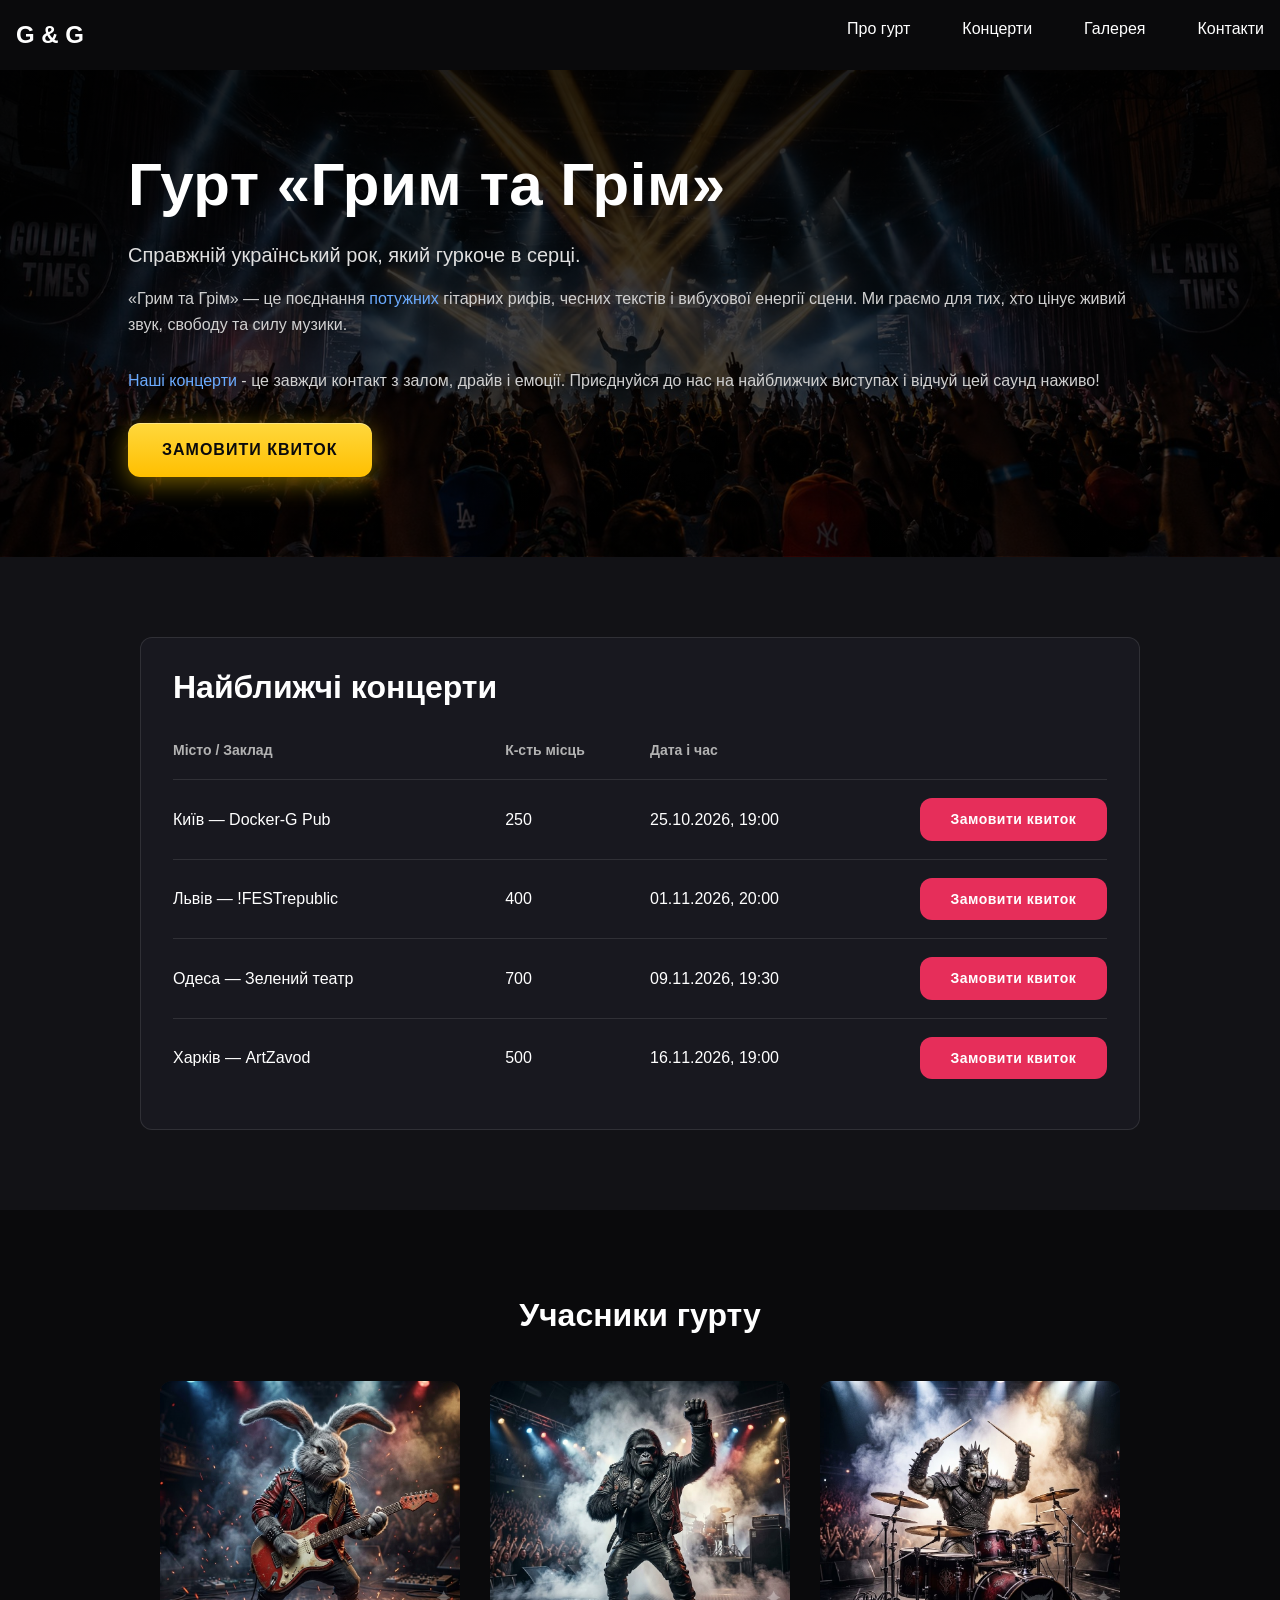
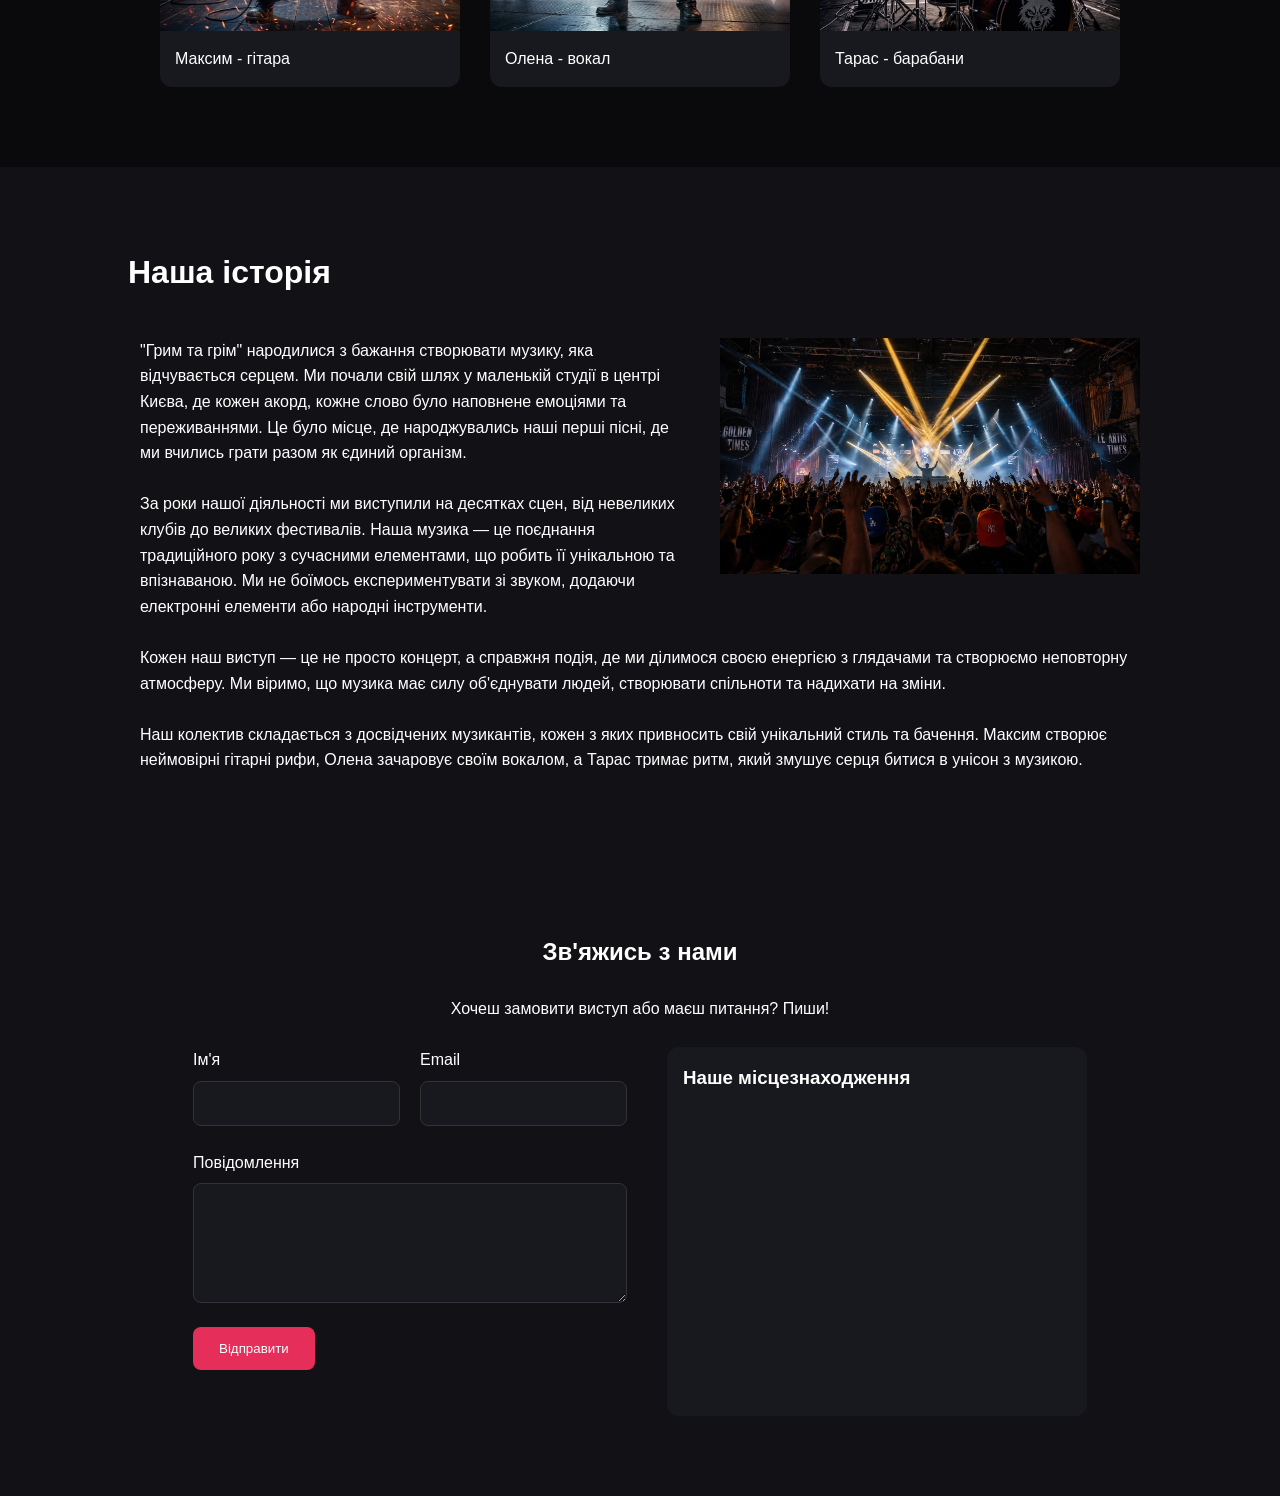
<file: index.html>
<!doctype html>
<html lang="uk">
  <head>
    <meta charset="UTF-8" />
    <meta name="viewport" content="width=device-width, initial-scale=1.0" />
    <title>G & G</title>
    <link rel="stylesheet" href="css/main.css" />
    <script src="js/menu.js" defer></script>
    <script src="js/gallery.js" defer></script>
  </head>
  <body>
    <header>
      <nav>
        <a href="#hero" class="logo">G & G</a>

        <button
          class="menu-toggle"
          type="button"
          aria-expanded="false"
          aria-controls="site-menu"
          aria-label="Меню"
        >
          <span></span>
          <span></span>
          <span></span>
        </button>

        <div class="menu-panel" id="site-menu">
          <ul>
            <li><a href="#hero">Про гурт</a></li>
            <li><a href="#schedule">Концерти</a></li>
            <li><a href="#members">Галерея</a></li>
            <li><a href="#contacts">Контакти</a></li>
          </ul>
        </div>
      </nav>
    </header>
    <section id="hero">
      <div class="hero-content">
        <h1>Гурт «Грим та Грім»</h1>
        <p class="hero-subtitle">
          Справжній український рок, який гуркоче в серці.
        </p>

        <p class="hero-description">
          «Грим та Грім» — це поєднання
          <span class="hero-accent">потужних</span> гітарних рифів, чесних
          текстів і вибухової енергії сцени. Ми граємо для тих, хто цінує живий
          звук, свободу та силу музики.
        </p>
        <p class="hero-description">
          <span class="hero-accent">Наші концерти</span> - це завжди контакт з
          залом, драйв і емоції. Приєднуйся до нас на найближчих виступах і
          відчуй цей саунд наживо!
        </p>
        <a href="#schedule" class="btn-primary">ЗАМОВИТИ КВИТОК</a>
      </div>
    </section>
    <section id="schedule">
      <div class="schedule-container">
        <h2 class="section-title">Найближчі концерти</h2>

        <div class="schedule-header">
          <div>Місто / Заклад</div>
          <div>К-сть місць</div>
          <div>Дата і час</div>
          <div></div>
        </div>

        <div class="schedule-row">
          <div class="schedule-cell city">Київ — Docker-G Pub</div>
          <div class="schedule-cell seats" data-label="К-сть місць">250</div>
          <div class="schedule-cell date" data-label="Дата і час">
            25.10.2026, 19:00
          </div>
          <div class="schedule-cell action">
            <a href="tickets.html?event=kyiv" class="btn-ticket"
              >Замовити квиток</a
            >
          </div>
        </div>

        <div class="schedule-row">
          <div class="schedule-cell city">Львів — !FESTrepublic</div>
          <div class="schedule-cell seats" data-label="К-сть місць">400</div>
          <div class="schedule-cell date" data-label="Дата і час">
            01.11.2026, 20:00
          </div>
          <div class="schedule-cell action">
            <a href="tickets.html?event=lviv" class="btn-ticket"
              >Замовити квиток</a
            >
          </div>
        </div>

        <div class="schedule-row">
          <div class="schedule-cell city">Одеса — Зелений театр</div>
          <div class="schedule-cell seats" data-label="К-сть місць">700</div>
          <div class="schedule-cell date" data-label="Дата і час">
            09.11.2026, 19:30
          </div>
          <div class="schedule-cell action">
            <a href="tickets.html?event=odesa" class="btn-ticket"
              >Замовити квиток</a
            >
          </div>
        </div>

        <div class="schedule-row">
          <div class="schedule-cell city">Харків — ArtZavod</div>
          <div class="schedule-cell seats" data-label="К-сть місць">500</div>
          <div class="schedule-cell date" data-label="Дата і час">
            16.11.2026, 19:00
          </div>
          <div class="schedule-cell action">
            <a href="tickets.html?event=kharkiv" class="btn-ticket"
              >Замовити квиток</a
            >
          </div>
        </div>
      </div>
    </section>
    <section id="members">
      <h2 class="section-title">Учасники гурту</h2>

      <div class="members-container">
        <input type="radio" name="member" id="close-all" hidden checked />

        <input
          type="radio"
          name="member"
          id="member-1"
          class="member-toggle"
          hidden
        />

        <label class="member-card" for="member-1" role="button" tabindex="0">
          <figure>
            <div class="img-wrapper">
              <img
                src="img/member-1.jpeg"
                alt="Максим — гітара"
                class="member-img"
              />
            </div>

            <figcaption class="member-info">
              <p>Максим - гітара</p>

              <p class="expanded-text">
                Максим грає на гітарі вже понад 10 років. Його вибухові
                соло-партії та важкі рифи формують фірмове звучання гурту.
              </p>
            </figcaption>
          </figure>
        </label>

        <label class="modal-backdrop backdrop-1" for="close-all"></label>

        <input
          type="radio"
          name="member"
          id="member-2"
          class="member-toggle"
          hidden
        />

        <label class="member-card" for="member-2" role="button" tabindex="0">
          <figure>
            <div class="img-wrapper">
              <img
                src="img/member-2.jpeg"
                alt="Олена - вокал"
                class="member-img"
              />
            </div>

            <figcaption class="member-info">
              <p>Олена - вокал</p>

              <p class="expanded-text">
                Олена - голос і душа колективу. Її вокал легко переходить від
                ніжних етно-мотивів до потужного рокового драйву.
              </p>
            </figcaption>
          </figure>
        </label>

        <label class="modal-backdrop backdrop-2" for="close-all"></label>

        <input
          type="radio"
          name="member"
          id="member-3"
          class="member-toggle"
          hidden
        />

        <label class="member-card" for="member-3" role="button" tabindex="0">
          <figure>
            <div class="img-wrapper">
              <img
                src="img/member-3.jpeg"
                alt="Тарас - барабани"
                class="member-img"
              />
            </div>

            <figcaption class="member-info">
              <p>Тарас - барабани</p>

              <p class="expanded-text">
                Тарас відповідає за ритмічне серце гурту. Його енергія за
                барабанною установкою заряджає кожен концерт.
              </p>
            </figcaption>
          </figure>
        </label>

        <label class="modal-backdrop backdrop-3" for="close-all"></label>

        <!-- Modal prev/next chevrons: each label re-checks the neighbouring
             member's radio, so the enlarged view swaps with no JS. They must
             stay after every radio input so the ~ selectors in members.css
             can reveal the pair belonging to the open member. -->
        <label
          class="modal-nav modal-prev nav-1"
          for="member-3"
          aria-label="Попереднє фото"
          role="button"
          tabindex="0"
        >
          <svg viewBox="0 0 24 24" aria-hidden="true">
            <polyline points="15 18 9 12 15 6" />
          </svg>
        </label>
        <label
          class="modal-nav modal-next nav-1"
          for="member-2"
          aria-label="Наступне фото"
          role="button"
          tabindex="0"
        >
          <svg viewBox="0 0 24 24" aria-hidden="true">
            <polyline points="9 18 15 12 9 6" />
          </svg>
        </label>

        <label
          class="modal-nav modal-prev nav-2"
          for="member-1"
          aria-label="Попереднє фото"
          role="button"
          tabindex="0"
        >
          <svg viewBox="0 0 24 24" aria-hidden="true">
            <polyline points="15 18 9 12 15 6" />
          </svg>
        </label>
        <label
          class="modal-nav modal-next nav-2"
          for="member-3"
          aria-label="Наступне фото"
          role="button"
          tabindex="0"
        >
          <svg viewBox="0 0 24 24" aria-hidden="true">
            <polyline points="9 18 15 12 9 6" />
          </svg>
        </label>

        <label
          class="modal-nav modal-prev nav-3"
          for="member-2"
          aria-label="Попереднє фото"
          role="button"
          tabindex="0"
        >
          <svg viewBox="0 0 24 24" aria-hidden="true">
            <polyline points="15 18 9 12 15 6" />
          </svg>
        </label>
        <label
          class="modal-nav modal-next nav-3"
          for="member-1"
          aria-label="Наступне фото"
          role="button"
          tabindex="0"
        >
          <svg viewBox="0 0 24 24" aria-hidden="true">
            <polyline points="9 18 15 12 9 6" />
          </svg>
        </label>
      </div>
    </section>
    <section id="history">
      <h2 class="section-title">Наша історія</h2>

      <div class="history-content">
        <img src="img/hero-bg.jpg" alt="Concert photo" />
        <p>
          "Грим та грім" народилися з бажання створювати музику, яка
          відчувається серцем. Ми почали свій шлях у маленькій студії в центрі
          Києва, де кожен акорд, кожне слово було наповнене емоціями та
          переживаннями. Це було місце, де народжувались наші перші пісні, де ми
          вчились грати разом як єдиний організм.
        </p>
        <br />
        <p>
          За роки нашої діяльності ми виступили на десятках сцен, від невеликих
          клубів до великих фестивалів. Наша музика — це поєднання традиційного
          року з сучасними елементами, що робить її унікальною та впізнаваною.
          Ми не боїмось експериментувати зі звуком, додаючи електронні елементи
          або народні інструменти.
        </p>
        <br />
        <p>
          Кожен наш виступ — це не просто концерт, а справжня подія, де ми
          ділимося своєю енергією з глядачами та створюємо неповторну атмосферу.
          Ми віримо, що музика має силу об'єднувати людей, створювати спільноти
          та надихати на зміни.
        </p>
        <br />
        <p>
          Наш колектив складається з досвідчених музикантів, кожен з яких
          привносить свій унікальний стиль та бачення. Максим створює неймовірні
          гітарні рифи, Олена зачаровує своїм вокалом, а Тарас тримає ритм, який
          змушує серця битися в унісон з музикою.
        </p>
      </div>
    </section>
    <section id="contacts">
      <h2>Зв'яжись з нами</h2>
      <p class="subtitle">Хочеш замовити виступ або маєш питання? Пиши!</p>

      <div class="contacts-content">
        <form class="contact-form">
          <div class="row">
            <div class="field">
              <label>Ім'я</label>
              <input type="text" />
            </div>

            <div class="field">
              <label>Email</label>
              <input type="email" />
            </div>
          </div>

          <div class="field">
            <label>Повідомлення</label>
            <textarea></textarea>
          </div>

          <button>Відправити</button>
        </form>

        <div class="map">
          <h3>Наше місцезнаходження</h3>

          <iframe
            src="https://www.google.com/maps/embed?pb=!1m18!1m12!1m3!1d1270.7025842408598!2d30.521919474275144!3d50.43355336899159!2m3!1f0!2f0!3f0!3m2!1i1024!2i768!4f13.1!3m3!1m2!1s0x40d4cf02b2b3a94f%3A0x783fe299564db0c2!2s!5e0!3m2!1sen!2sua!4v1783678780415!5m2!1sen!2sua"
            loading="lazy"
            referrerpolicy="strict-origin-when-cross-origin"
          ></iframe>
        </div>
      </div>
    </section>
    <footer></footer>
  </body>
</html>
</file>
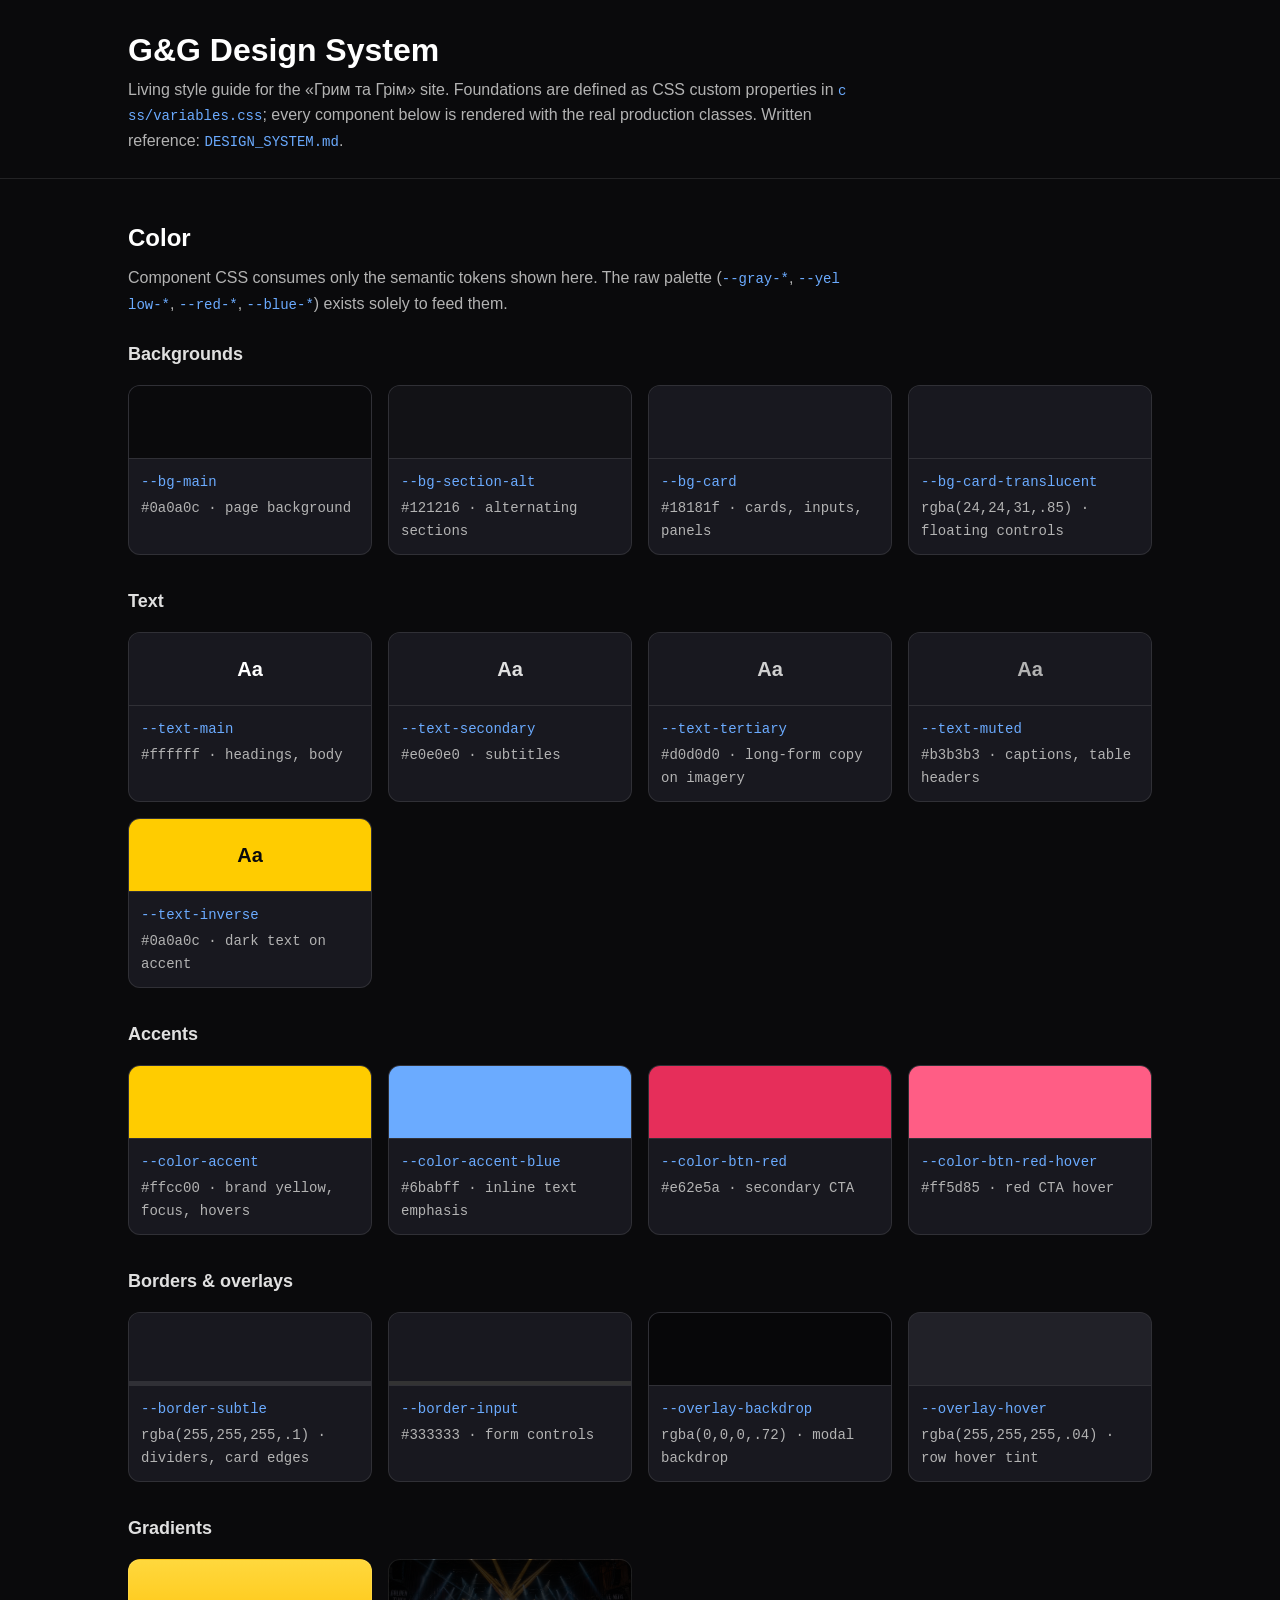
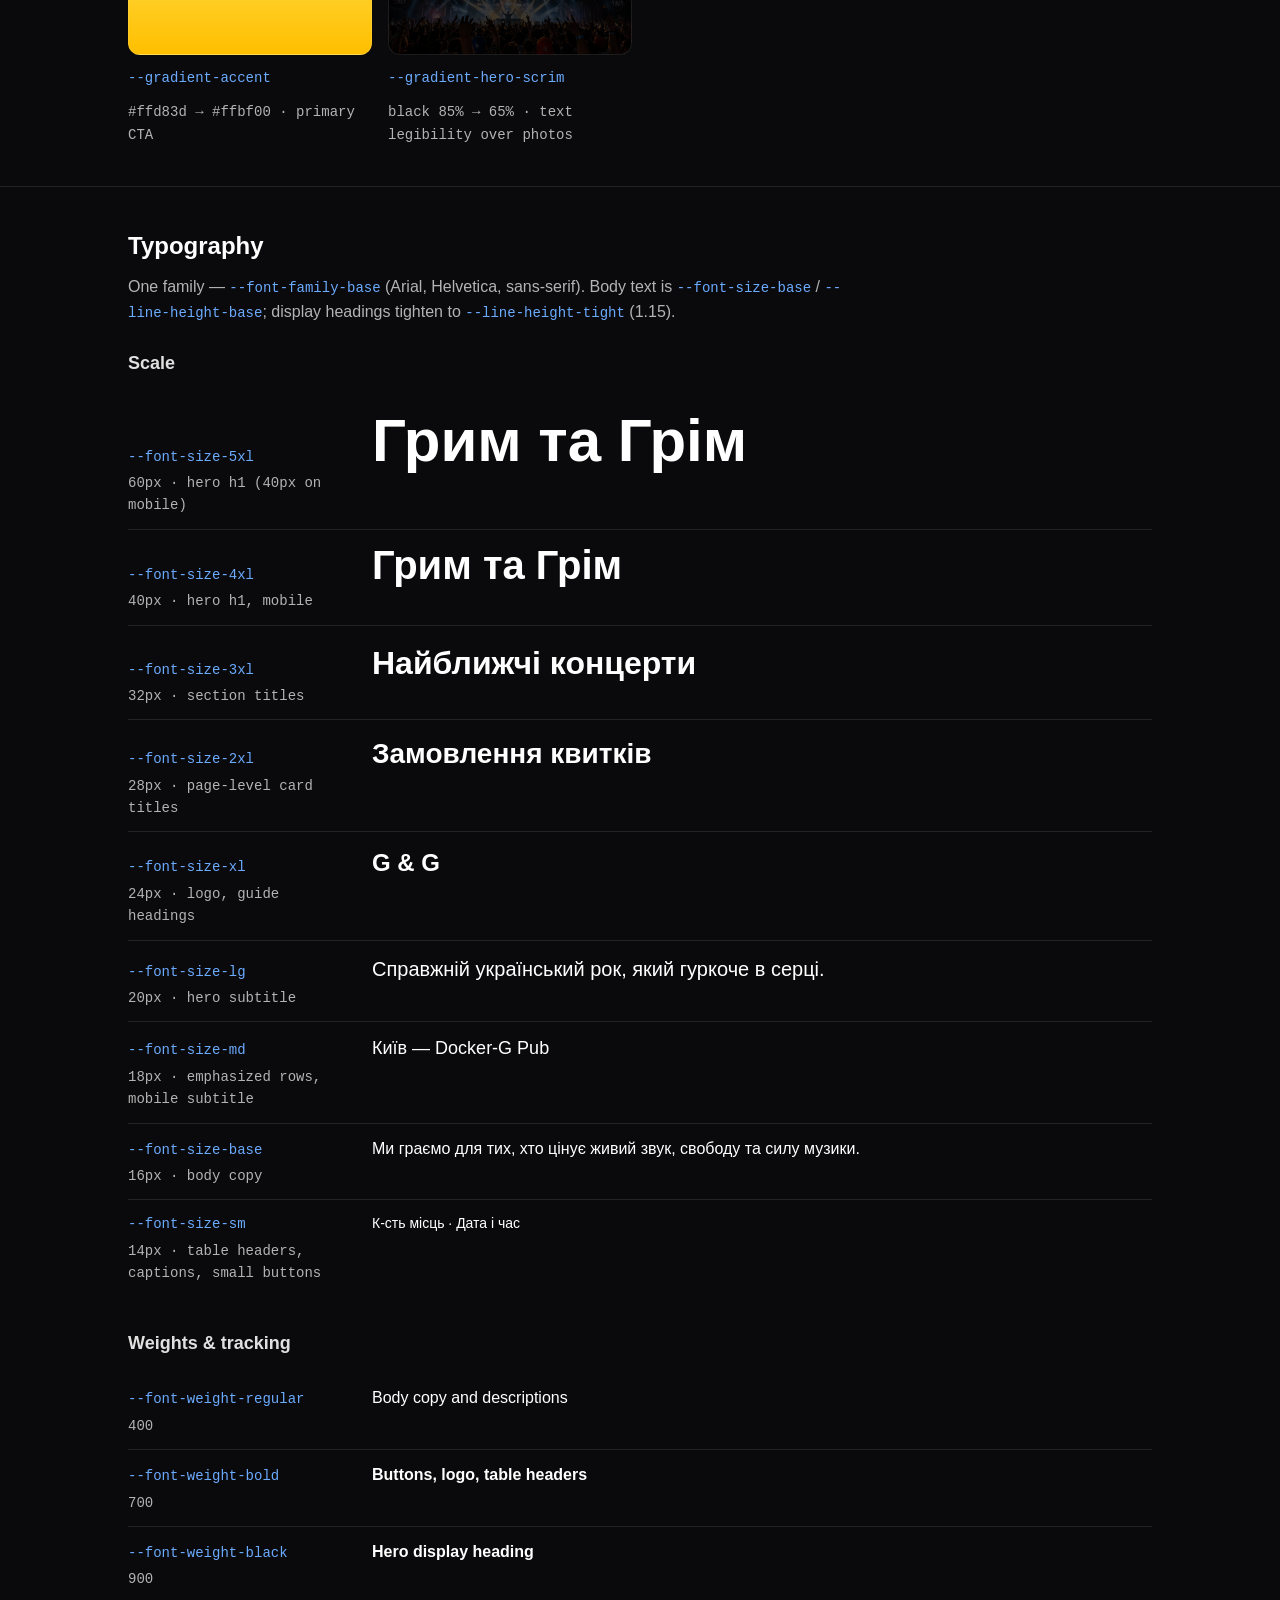
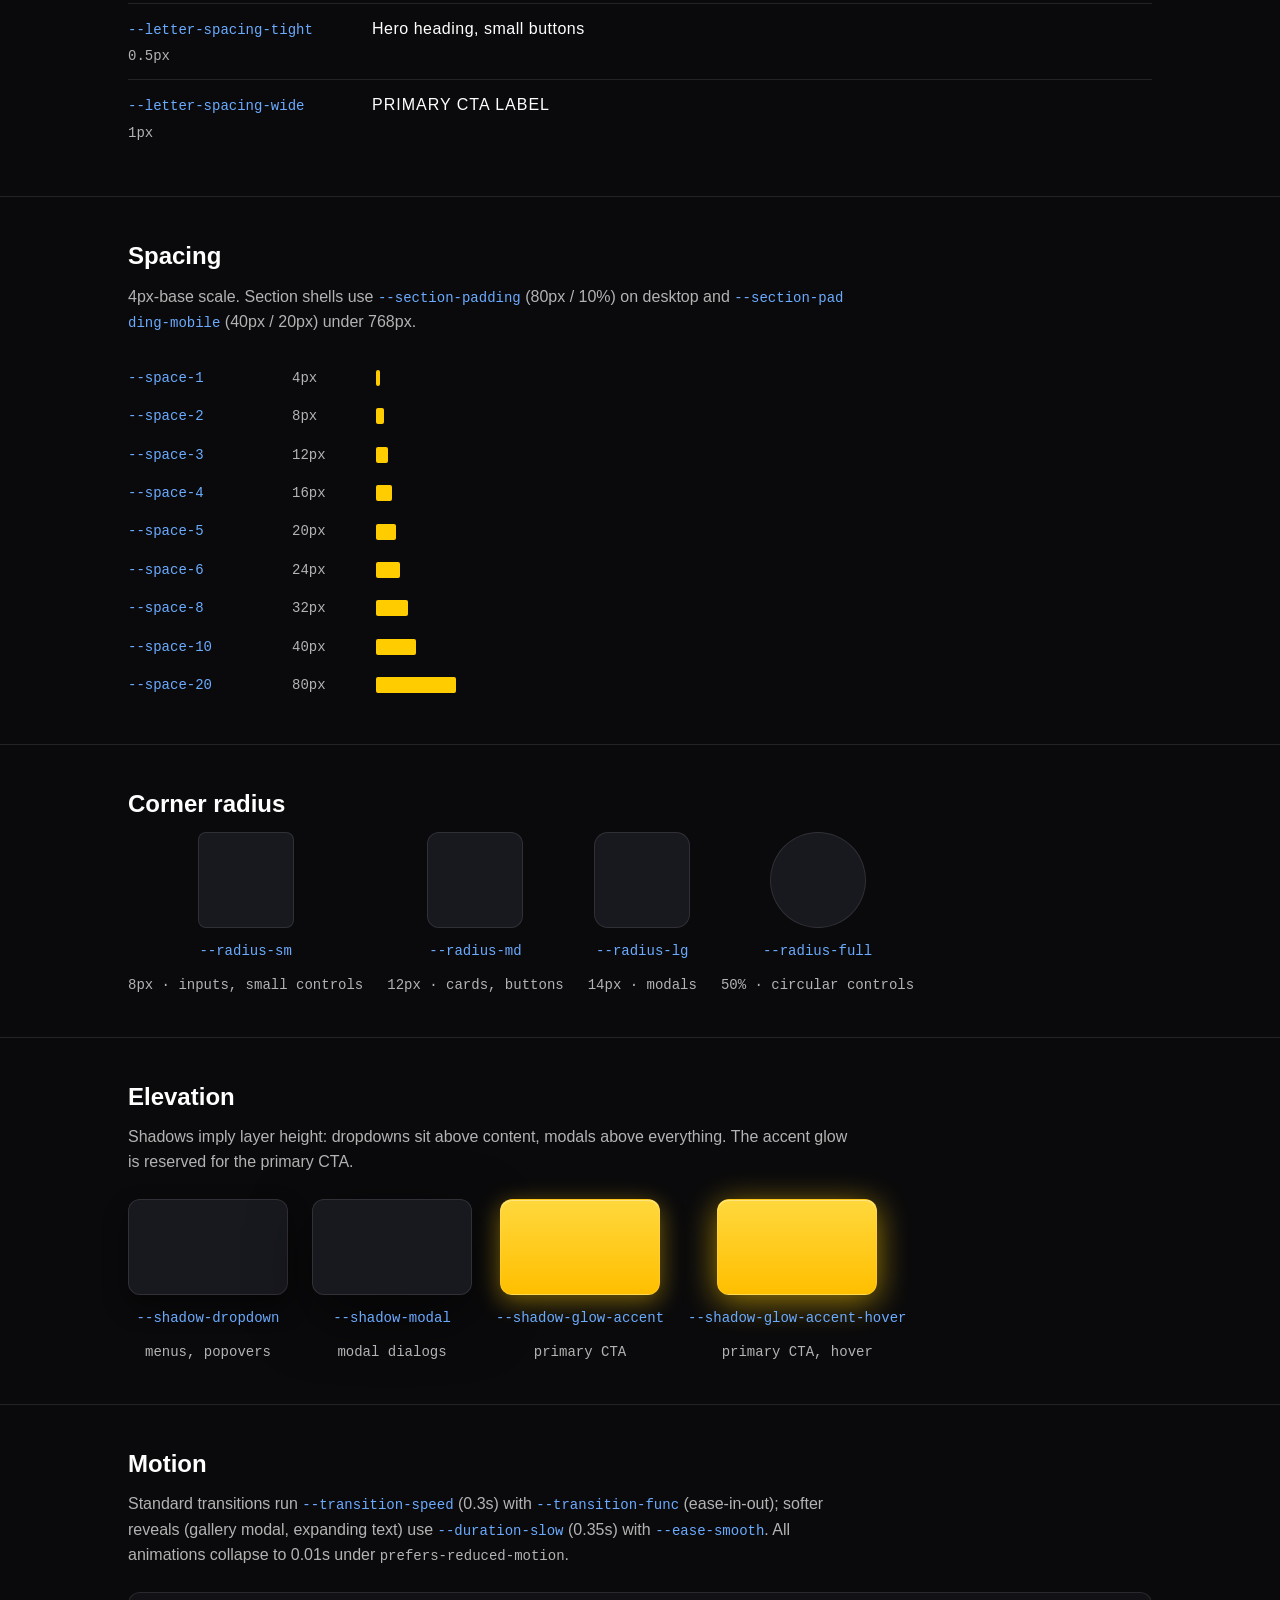
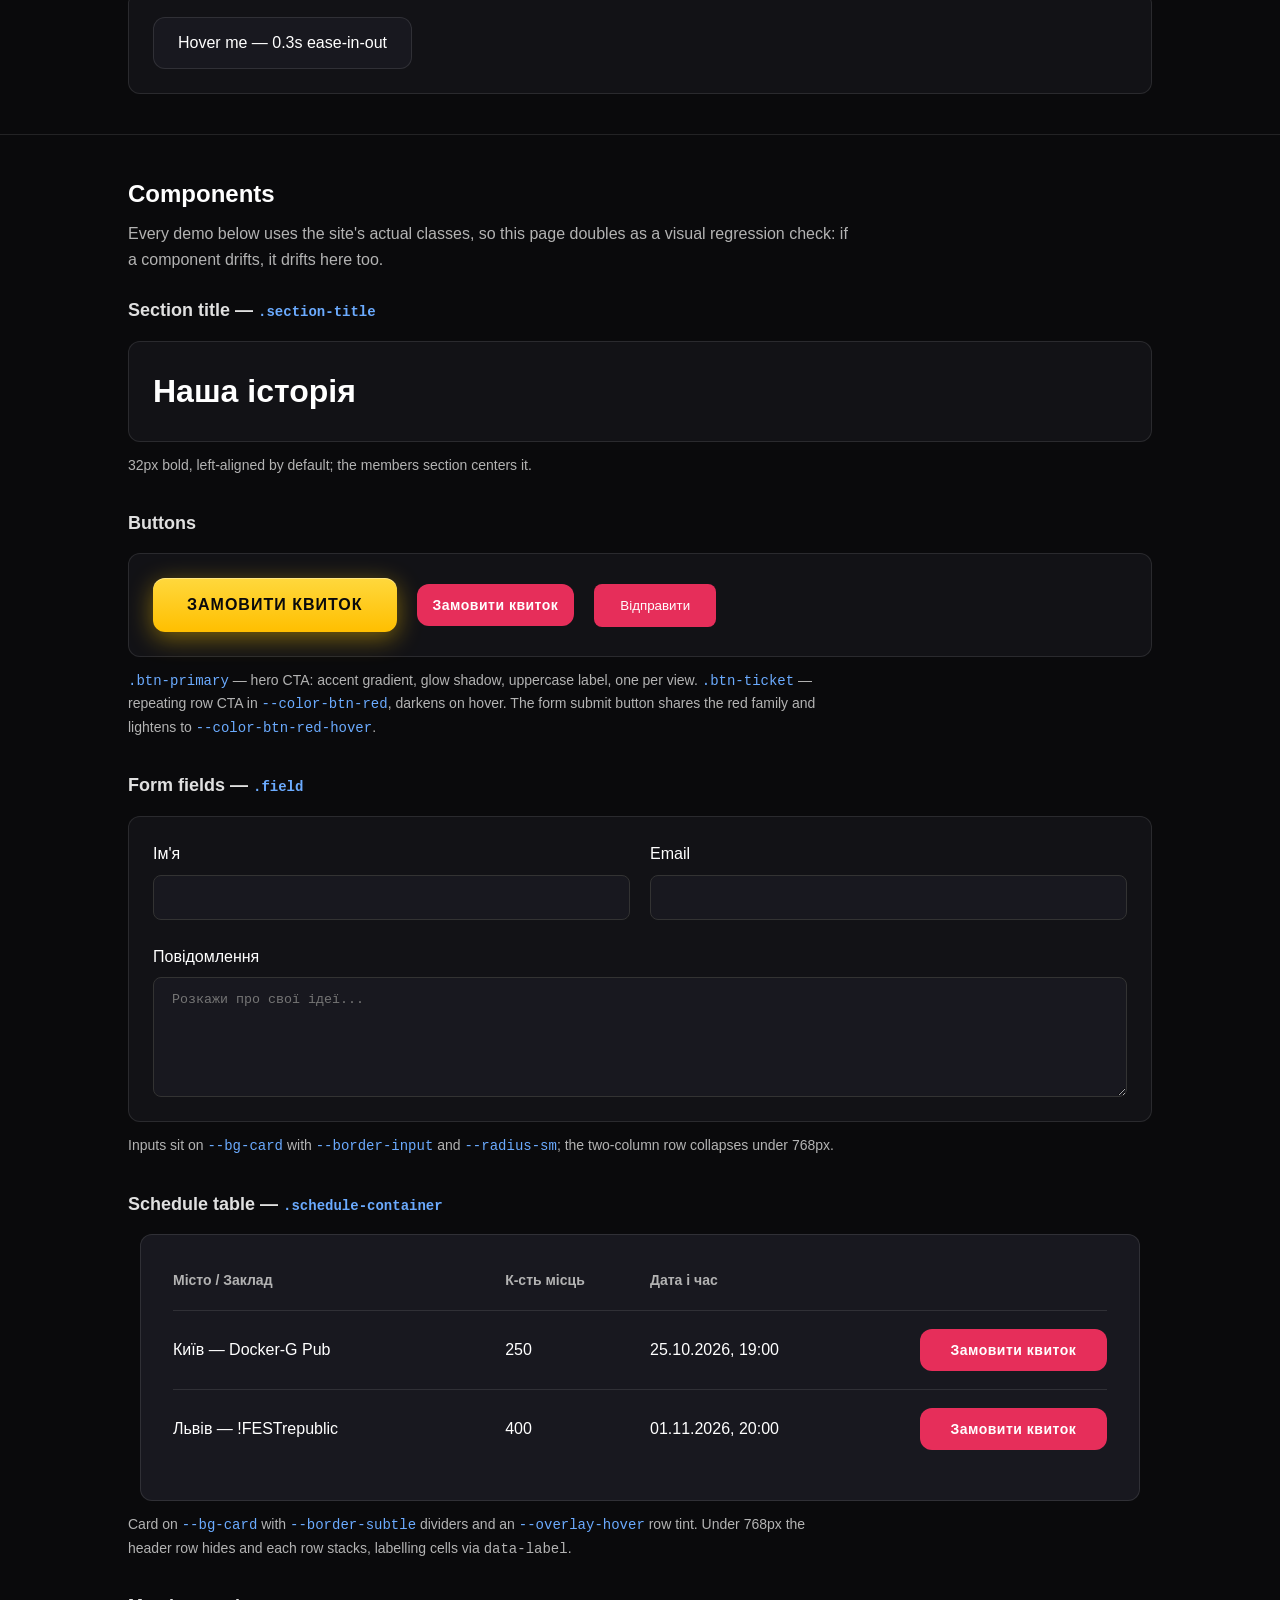
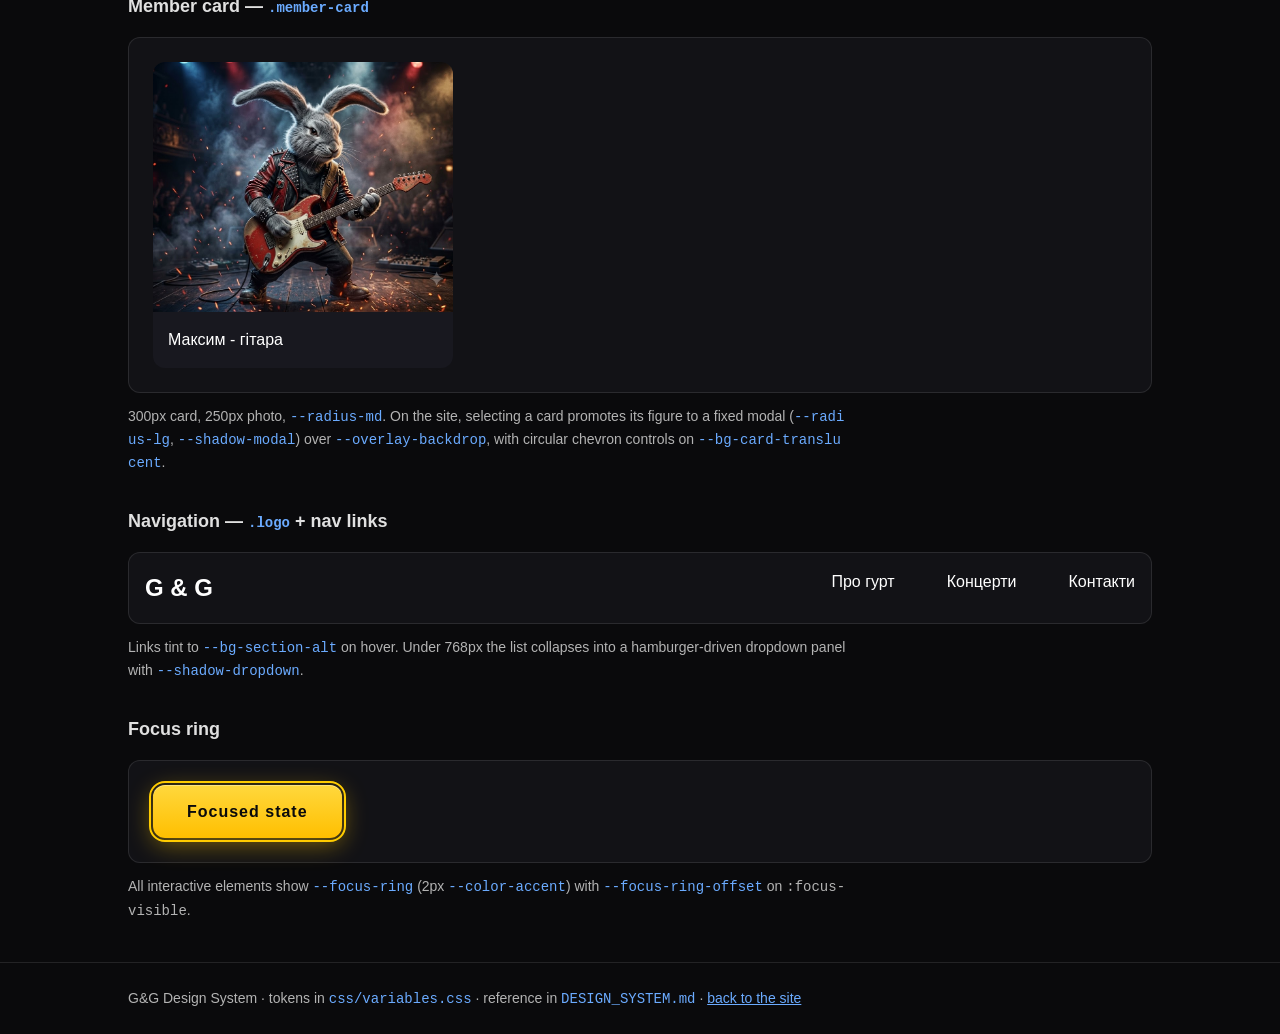
<file: design-system.html>
<!doctype html>
<html lang="en">
  <head>
    <meta charset="UTF-8" />
    <meta name="viewport" content="width=device-width, initial-scale=1.0" />
    <title>G&G Design System</title>
    <link rel="stylesheet" href="css/main.css" />
    <link rel="stylesheet" href="css/design-system.css" />
  </head>
  <body>
    <header class="ds-header">
      <h1>G&G Design System</h1>
      <p>
        Living style guide for the «Грим та Грім» site. Foundations are defined
        as CSS custom properties in <span class="ds-token">css/variables.css</span>;
        every component below is rendered with the real production classes.
        Written reference: <span class="ds-token">DESIGN_SYSTEM.md</span>.
      </p>
    </header>

    <!-- ================================================================
         FOUNDATIONS
         ================================================================ -->
    <section class="ds-section">
      <h2>Color</h2>
      <p>
        Component CSS consumes only the semantic tokens shown here. The raw
        palette (<span class="ds-token">--gray-*</span>,
        <span class="ds-token">--yellow-*</span>,
        <span class="ds-token">--red-*</span>,
        <span class="ds-token">--blue-*</span>) exists solely to feed them.
      </p>

      <div class="ds-group">
        <h3>Backgrounds</h3>
        <div class="ds-swatch-grid">
          <div class="ds-swatch">
            <div class="ds-swatch-chip" style="background: var(--bg-main)"></div>
            <div class="ds-swatch-meta">
              <span class="ds-token">--bg-main</span>
              <span class="ds-value">#0a0a0c · page background</span>
            </div>
          </div>
          <div class="ds-swatch">
            <div class="ds-swatch-chip" style="background: var(--bg-section-alt)"></div>
            <div class="ds-swatch-meta">
              <span class="ds-token">--bg-section-alt</span>
              <span class="ds-value">#121216 · alternating sections</span>
            </div>
          </div>
          <div class="ds-swatch">
            <div class="ds-swatch-chip" style="background: var(--bg-card)"></div>
            <div class="ds-swatch-meta">
              <span class="ds-token">--bg-card</span>
              <span class="ds-value">#18181f · cards, inputs, panels</span>
            </div>
          </div>
          <div class="ds-swatch">
            <div class="ds-swatch-chip" style="background: var(--bg-card-translucent)"></div>
            <div class="ds-swatch-meta">
              <span class="ds-token">--bg-card-translucent</span>
              <span class="ds-value">rgba(24,24,31,.85) · floating controls</span>
            </div>
          </div>
        </div>
      </div>

      <div class="ds-group">
        <h3>Text</h3>
        <div class="ds-swatch-grid">
          <div class="ds-swatch">
            <div class="ds-swatch-chip" style="background: var(--bg-card); color: var(--text-main)">Aa</div>
            <div class="ds-swatch-meta">
              <span class="ds-token">--text-main</span>
              <span class="ds-value">#ffffff · headings, body</span>
            </div>
          </div>
          <div class="ds-swatch">
            <div class="ds-swatch-chip" style="background: var(--bg-card); color: var(--text-secondary)">Aa</div>
            <div class="ds-swatch-meta">
              <span class="ds-token">--text-secondary</span>
              <span class="ds-value">#e0e0e0 · subtitles</span>
            </div>
          </div>
          <div class="ds-swatch">
            <div class="ds-swatch-chip" style="background: var(--bg-card); color: var(--text-tertiary)">Aa</div>
            <div class="ds-swatch-meta">
              <span class="ds-token">--text-tertiary</span>
              <span class="ds-value">#d0d0d0 · long-form copy on imagery</span>
            </div>
          </div>
          <div class="ds-swatch">
            <div class="ds-swatch-chip" style="background: var(--bg-card); color: var(--text-muted)">Aa</div>
            <div class="ds-swatch-meta">
              <span class="ds-token">--text-muted</span>
              <span class="ds-value">#b3b3b3 · captions, table headers</span>
            </div>
          </div>
          <div class="ds-swatch">
            <div class="ds-swatch-chip" style="background: var(--color-accent); color: var(--text-inverse)">Aa</div>
            <div class="ds-swatch-meta">
              <span class="ds-token">--text-inverse</span>
              <span class="ds-value">#0a0a0c · dark text on accent</span>
            </div>
          </div>
        </div>
      </div>

      <div class="ds-group">
        <h3>Accents</h3>
        <div class="ds-swatch-grid">
          <div class="ds-swatch">
            <div class="ds-swatch-chip" style="background: var(--color-accent)"></div>
            <div class="ds-swatch-meta">
              <span class="ds-token">--color-accent</span>
              <span class="ds-value">#ffcc00 · brand yellow, focus, hovers</span>
            </div>
          </div>
          <div class="ds-swatch">
            <div class="ds-swatch-chip" style="background: var(--color-accent-blue)"></div>
            <div class="ds-swatch-meta">
              <span class="ds-token">--color-accent-blue</span>
              <span class="ds-value">#6babff · inline text emphasis</span>
            </div>
          </div>
          <div class="ds-swatch">
            <div class="ds-swatch-chip" style="background: var(--color-btn-red)"></div>
            <div class="ds-swatch-meta">
              <span class="ds-token">--color-btn-red</span>
              <span class="ds-value">#e62e5a · secondary CTA</span>
            </div>
          </div>
          <div class="ds-swatch">
            <div class="ds-swatch-chip" style="background: var(--color-btn-red-hover)"></div>
            <div class="ds-swatch-meta">
              <span class="ds-token">--color-btn-red-hover</span>
              <span class="ds-value">#ff5d85 · red CTA hover</span>
            </div>
          </div>
        </div>
      </div>

      <div class="ds-group">
        <h3>Borders &amp; overlays</h3>
        <div class="ds-swatch-grid">
          <div class="ds-swatch">
            <div class="ds-swatch-chip" style="background: var(--bg-card); border-bottom: 4px solid var(--border-subtle)"></div>
            <div class="ds-swatch-meta">
              <span class="ds-token">--border-subtle</span>
              <span class="ds-value">rgba(255,255,255,.1) · dividers, card edges</span>
            </div>
          </div>
          <div class="ds-swatch">
            <div class="ds-swatch-chip" style="background: var(--bg-card); border-bottom: 4px solid var(--border-input)"></div>
            <div class="ds-swatch-meta">
              <span class="ds-token">--border-input</span>
              <span class="ds-value">#333333 · form controls</span>
            </div>
          </div>
          <div class="ds-swatch">
            <div class="ds-swatch-chip" style="background: var(--overlay-backdrop)"></div>
            <div class="ds-swatch-meta">
              <span class="ds-token">--overlay-backdrop</span>
              <span class="ds-value">rgba(0,0,0,.72) · modal backdrop</span>
            </div>
          </div>
          <div class="ds-swatch">
            <div class="ds-swatch-chip" style="background: var(--overlay-hover)"></div>
            <div class="ds-swatch-meta">
              <span class="ds-token">--overlay-hover</span>
              <span class="ds-value">rgba(255,255,255,.04) · row hover tint</span>
            </div>
          </div>
        </div>
      </div>

      <div class="ds-group">
        <h3>Gradients</h3>
        <div class="ds-swatch-grid">
          <div class="ds-tile" style="align-items: stretch">
            <div class="ds-gradient-box" style="background: var(--gradient-accent)"></div>
            <span class="ds-token">--gradient-accent</span>
            <span class="ds-value">#ffd83d → #ffbf00 · primary CTA</span>
          </div>
          <div class="ds-tile" style="align-items: stretch">
            <div
              class="ds-gradient-box"
              style="background: var(--gradient-hero-scrim), url('img/hero-bg.jpg') center / cover"
            ></div>
            <span class="ds-token">--gradient-hero-scrim</span>
            <span class="ds-value">black 85% → 65% · text legibility over photos</span>
          </div>
        </div>
      </div>
    </section>

    <section class="ds-section">
      <h2>Typography</h2>
      <p>
        One family — <span class="ds-token">--font-family-base</span>
        (Arial, Helvetica, sans-serif). Body text is
        <span class="ds-token">--font-size-base</span> /
        <span class="ds-token">--line-height-base</span>; display headings
        tighten to <span class="ds-token">--line-height-tight</span> (1.15).
      </p>

      <div class="ds-group">
        <h3>Scale</h3>
        <div class="ds-type-row">
          <div class="ds-type-meta">
            <span class="ds-token">--font-size-5xl</span>
            <span class="ds-value">60px · hero h1 (40px on mobile)</span>
          </div>
          <div class="ds-type-sample" style="font-size: var(--font-size-5xl); font-weight: var(--font-weight-black); line-height: var(--line-height-tight)">Грим та Грім</div>
        </div>
        <div class="ds-type-row">
          <div class="ds-type-meta">
            <span class="ds-token">--font-size-4xl</span>
            <span class="ds-value">40px · hero h1, mobile</span>
          </div>
          <div class="ds-type-sample" style="font-size: var(--font-size-4xl); font-weight: var(--font-weight-black); line-height: var(--line-height-tight)">Грим та Грім</div>
        </div>
        <div class="ds-type-row">
          <div class="ds-type-meta">
            <span class="ds-token">--font-size-3xl</span>
            <span class="ds-value">32px · section titles</span>
          </div>
          <div class="ds-type-sample" style="font-size: var(--font-size-3xl); font-weight: var(--font-weight-bold)">Найближчі концерти</div>
        </div>
        <div class="ds-type-row">
          <div class="ds-type-meta">
            <span class="ds-token">--font-size-2xl</span>
            <span class="ds-value">28px · page-level card titles</span>
          </div>
          <div class="ds-type-sample" style="font-size: var(--font-size-2xl); font-weight: var(--font-weight-bold)">Замовлення квитків</div>
        </div>
        <div class="ds-type-row">
          <div class="ds-type-meta">
            <span class="ds-token">--font-size-xl</span>
            <span class="ds-value">24px · logo, guide headings</span>
          </div>
          <div class="ds-type-sample" style="font-size: var(--font-size-xl); font-weight: var(--font-weight-bold)">G &amp; G</div>
        </div>
        <div class="ds-type-row">
          <div class="ds-type-meta">
            <span class="ds-token">--font-size-lg</span>
            <span class="ds-value">20px · hero subtitle</span>
          </div>
          <div class="ds-type-sample" style="font-size: var(--font-size-lg)">Справжній український рок, який гуркоче в серці.</div>
        </div>
        <div class="ds-type-row">
          <div class="ds-type-meta">
            <span class="ds-token">--font-size-md</span>
            <span class="ds-value">18px · emphasized rows, mobile subtitle</span>
          </div>
          <div class="ds-type-sample" style="font-size: var(--font-size-md)">Київ — Docker-G Pub</div>
        </div>
        <div class="ds-type-row">
          <div class="ds-type-meta">
            <span class="ds-token">--font-size-base</span>
            <span class="ds-value">16px · body copy</span>
          </div>
          <div class="ds-type-sample" style="font-size: var(--font-size-base)">Ми граємо для тих, хто цінує живий звук, свободу та силу музики.</div>
        </div>
        <div class="ds-type-row">
          <div class="ds-type-meta">
            <span class="ds-token">--font-size-sm</span>
            <span class="ds-value">14px · table headers, captions, small buttons</span>
          </div>
          <div class="ds-type-sample" style="font-size: var(--font-size-sm)">К-сть місць · Дата і час</div>
        </div>
      </div>

      <div class="ds-group">
        <h3>Weights &amp; tracking</h3>
        <div class="ds-type-row">
          <div class="ds-type-meta">
            <span class="ds-token">--font-weight-regular</span>
            <span class="ds-value">400</span>
          </div>
          <div class="ds-type-sample" style="font-weight: var(--font-weight-regular)">Body copy and descriptions</div>
        </div>
        <div class="ds-type-row">
          <div class="ds-type-meta">
            <span class="ds-token">--font-weight-bold</span>
            <span class="ds-value">700</span>
          </div>
          <div class="ds-type-sample" style="font-weight: var(--font-weight-bold)">Buttons, logo, table headers</div>
        </div>
        <div class="ds-type-row">
          <div class="ds-type-meta">
            <span class="ds-token">--font-weight-black</span>
            <span class="ds-value">900</span>
          </div>
          <div class="ds-type-sample" style="font-weight: var(--font-weight-black)">Hero display heading</div>
        </div>
        <div class="ds-type-row">
          <div class="ds-type-meta">
            <span class="ds-token">--letter-spacing-tight</span>
            <span class="ds-value">0.5px</span>
          </div>
          <div class="ds-type-sample" style="letter-spacing: var(--letter-spacing-tight)">Hero heading, small buttons</div>
        </div>
        <div class="ds-type-row">
          <div class="ds-type-meta">
            <span class="ds-token">--letter-spacing-wide</span>
            <span class="ds-value">1px</span>
          </div>
          <div class="ds-type-sample" style="letter-spacing: var(--letter-spacing-wide); text-transform: uppercase">Primary CTA label</div>
        </div>
      </div>
    </section>

    <section class="ds-section">
      <h2>Spacing</h2>
      <p>
        4px-base scale. Section shells use
        <span class="ds-token">--section-padding</span> (80px / 10%) on desktop
        and <span class="ds-token">--section-padding-mobile</span> (40px / 20px)
        under 768px.
      </p>
      <div class="ds-space-row">
        <span class="ds-token">--space-1</span><span class="ds-value">4px</span>
        <div class="ds-space-bar" style="width: var(--space-1)"></div>
      </div>
      <div class="ds-space-row">
        <span class="ds-token">--space-2</span><span class="ds-value">8px</span>
        <div class="ds-space-bar" style="width: var(--space-2)"></div>
      </div>
      <div class="ds-space-row">
        <span class="ds-token">--space-3</span><span class="ds-value">12px</span>
        <div class="ds-space-bar" style="width: var(--space-3)"></div>
      </div>
      <div class="ds-space-row">
        <span class="ds-token">--space-4</span><span class="ds-value">16px</span>
        <div class="ds-space-bar" style="width: var(--space-4)"></div>
      </div>
      <div class="ds-space-row">
        <span class="ds-token">--space-5</span><span class="ds-value">20px</span>
        <div class="ds-space-bar" style="width: var(--space-5)"></div>
      </div>
      <div class="ds-space-row">
        <span class="ds-token">--space-6</span><span class="ds-value">24px</span>
        <div class="ds-space-bar" style="width: var(--space-6)"></div>
      </div>
      <div class="ds-space-row">
        <span class="ds-token">--space-8</span><span class="ds-value">32px</span>
        <div class="ds-space-bar" style="width: var(--space-8)"></div>
      </div>
      <div class="ds-space-row">
        <span class="ds-token">--space-10</span><span class="ds-value">40px</span>
        <div class="ds-space-bar" style="width: var(--space-10)"></div>
      </div>
      <div class="ds-space-row">
        <span class="ds-token">--space-20</span><span class="ds-value">80px</span>
        <div class="ds-space-bar" style="width: var(--space-20)"></div>
      </div>
    </section>

    <section class="ds-section">
      <h2>Corner radius</h2>
      <div class="ds-tile-grid">
        <div class="ds-tile">
          <div class="ds-radius-box" style="border-radius: var(--radius-sm)"></div>
          <span class="ds-token">--radius-sm</span>
          <span class="ds-value">8px · inputs, small controls</span>
        </div>
        <div class="ds-tile">
          <div class="ds-radius-box" style="border-radius: var(--radius-md)"></div>
          <span class="ds-token">--radius-md</span>
          <span class="ds-value">12px · cards, buttons</span>
        </div>
        <div class="ds-tile">
          <div class="ds-radius-box" style="border-radius: var(--radius-lg)"></div>
          <span class="ds-token">--radius-lg</span>
          <span class="ds-value">14px · modals</span>
        </div>
        <div class="ds-tile">
          <div class="ds-radius-box" style="border-radius: var(--radius-full)"></div>
          <span class="ds-token">--radius-full</span>
          <span class="ds-value">50% · circular controls</span>
        </div>
      </div>
    </section>

    <section class="ds-section">
      <h2>Elevation</h2>
      <p>Shadows imply layer height: dropdowns sit above content, modals above everything. The accent glow is reserved for the primary CTA.</p>
      <div class="ds-tile-grid">
        <div class="ds-tile">
          <div class="ds-shadow-box" style="box-shadow: var(--shadow-dropdown)"></div>
          <span class="ds-token">--shadow-dropdown</span>
          <span class="ds-value">menus, popovers</span>
        </div>
        <div class="ds-tile">
          <div class="ds-shadow-box" style="box-shadow: var(--shadow-modal)"></div>
          <span class="ds-token">--shadow-modal</span>
          <span class="ds-value">modal dialogs</span>
        </div>
        <div class="ds-tile">
          <div class="ds-shadow-box" style="box-shadow: var(--shadow-glow-accent); background: var(--gradient-accent)"></div>
          <span class="ds-token">--shadow-glow-accent</span>
          <span class="ds-value">primary CTA</span>
        </div>
        <div class="ds-tile">
          <div class="ds-shadow-box" style="box-shadow: var(--shadow-glow-accent-hover); background: var(--gradient-accent)"></div>
          <span class="ds-token">--shadow-glow-accent-hover</span>
          <span class="ds-value">primary CTA, hover</span>
        </div>
      </div>
    </section>

    <section class="ds-section">
      <h2>Motion</h2>
      <p>
        Standard transitions run <span class="ds-token">--transition-speed</span>
        (0.3s) with <span class="ds-token">--transition-func</span>
        (ease-in-out); softer reveals (gallery modal, expanding text) use
        <span class="ds-token">--duration-slow</span> (0.35s) with
        <span class="ds-token">--ease-smooth</span>. All animations collapse to
        0.01s under <span class="ds-value">prefers-reduced-motion</span>.
      </p>
      <div class="ds-demo">
        <span class="ds-motion-chip">Hover me — 0.3s ease-in-out</span>
      </div>
    </section>

    <!-- ================================================================
         COMPONENTS — rendered with the real production classes
         ================================================================ -->
    <section class="ds-section">
      <h2>Components</h2>
      <p>
        Every demo below uses the site's actual classes, so this page doubles
        as a visual regression check: if a component drifts, it drifts here too.
      </p>

      <div class="ds-group">
        <h3>Section title — <span class="ds-token">.section-title</span></h3>
        <div class="ds-demo ds-demo--block">
          <h2 class="section-title" style="margin-bottom: 0">Наша історія</h2>
        </div>
        <p class="ds-note">32px bold, left-aligned by default; the members section centers it.</p>
      </div>

      <div class="ds-group">
        <h3>Buttons</h3>
        <div class="ds-demo">
          <a href="#" class="btn-primary">ЗАМОВИТИ КВИТОК</a>
          <a href="#" class="btn-ticket" style="display: inline-block">Замовити квиток</a>
          <form class="contact-form" style="display: inline-flex" onsubmit="return false">
            <button>Відправити</button>
          </form>
        </div>
        <p class="ds-note">
          <span class="ds-token">.btn-primary</span> — hero CTA: accent gradient,
          glow shadow, uppercase label, one per view.
          <span class="ds-token">.btn-ticket</span> — repeating row CTA in
          <span class="ds-token">--color-btn-red</span>, darkens on hover.
          The form submit button shares the red family and lightens to
          <span class="ds-token">--color-btn-red-hover</span>.
        </p>
      </div>

      <div class="ds-group">
        <h3>Form fields — <span class="ds-token">.field</span></h3>
        <div class="ds-demo ds-demo--block">
          <form class="contact-form" onsubmit="return false">
            <div class="row">
              <div class="field">
                <label>Ім'я</label>
                <input type="text" />
              </div>
              <div class="field">
                <label>Email</label>
                <input type="email" />
              </div>
            </div>
            <div class="field">
              <label>Повідомлення</label>
              <textarea placeholder="Розкажи про свої ідеї..."></textarea>
            </div>
          </form>
        </div>
        <p class="ds-note">
          Inputs sit on <span class="ds-token">--bg-card</span> with
          <span class="ds-token">--border-input</span> and
          <span class="ds-token">--radius-sm</span>; the two-column row
          collapses under 768px.
        </p>
      </div>

      <div class="ds-group">
        <h3>Schedule table — <span class="ds-token">.schedule-container</span></h3>
        <div class="schedule-container">
          <div class="schedule-header">
            <div>Місто / Заклад</div>
            <div>К-сть місць</div>
            <div>Дата і час</div>
            <div></div>
          </div>
          <div class="schedule-row">
            <div class="schedule-cell city">Київ — Docker-G Pub</div>
            <div class="schedule-cell seats" data-label="К-сть місць">250</div>
            <div class="schedule-cell date" data-label="Дата і час">25.10.2026, 19:00</div>
            <div class="schedule-cell action"><a href="#" class="btn-ticket">Замовити квиток</a></div>
          </div>
          <div class="schedule-row">
            <div class="schedule-cell city">Львів — !FESTrepublic</div>
            <div class="schedule-cell seats" data-label="К-сть місць">400</div>
            <div class="schedule-cell date" data-label="Дата і час">01.11.2026, 20:00</div>
            <div class="schedule-cell action"><a href="#" class="btn-ticket">Замовити квиток</a></div>
          </div>
        </div>
        <p class="ds-note">
          Card on <span class="ds-token">--bg-card</span> with
          <span class="ds-token">--border-subtle</span> dividers and an
          <span class="ds-token">--overlay-hover</span> row tint. Under 768px the
          header row hides and each row stacks, labelling cells via
          <span class="ds-value">data-label</span>.
        </p>
      </div>

      <div class="ds-group">
        <h3>Member card — <span class="ds-token">.member-card</span></h3>
        <div class="ds-demo">
          <div class="member-card">
            <figure>
              <div class="img-wrapper">
                <img src="img/member-1.jpeg" alt="Максим — гітара" class="member-img" />
              </div>
              <figcaption class="member-info">
                <p>Максим - гітара</p>
              </figcaption>
            </figure>
          </div>
        </div>
        <p class="ds-note">
          300px card, 250px photo, <span class="ds-token">--radius-md</span>.
          On the site, selecting a card promotes its figure to a fixed modal
          (<span class="ds-token">--radius-lg</span>,
          <span class="ds-token">--shadow-modal</span>) over
          <span class="ds-token">--overlay-backdrop</span>, with circular
          chevron controls on <span class="ds-token">--bg-card-translucent</span>.
        </p>
      </div>

      <div class="ds-group">
        <h3>Navigation — <span class="ds-token">.logo</span> + nav links</h3>
        <div class="ds-demo ds-demo--block" style="padding: 0">
          <nav>
            <a href="#" class="logo">G &amp; G</a>
            <ul>
              <li><a href="#">Про гурт</a></li>
              <li><a href="#">Концерти</a></li>
              <li><a href="#">Контакти</a></li>
            </ul>
          </nav>
        </div>
        <p class="ds-note">
          Links tint to <span class="ds-token">--bg-section-alt</span> on hover.
          Under 768px the list collapses into a hamburger-driven dropdown panel
          with <span class="ds-token">--shadow-dropdown</span>.
        </p>
      </div>

      <div class="ds-group">
        <h3>Focus ring</h3>
        <div class="ds-demo">
          <a href="#" class="btn-primary" style="outline: var(--focus-ring); outline-offset: var(--focus-ring-offset)">Focused state</a>
        </div>
        <p class="ds-note">
          All interactive elements show <span class="ds-token">--focus-ring</span>
          (2px <span class="ds-token">--color-accent</span>) with
          <span class="ds-token">--focus-ring-offset</span> on
          <span class="ds-value">:focus-visible</span>.
        </p>
      </div>
    </section>

    <footer class="ds-footer">
      <p>
        G&amp;G Design System · tokens in
        <span class="ds-token">css/variables.css</span> · reference in
        <span class="ds-token">DESIGN_SYSTEM.md</span> ·
        <a href="index.html">back to the site</a>
      </p>
    </footer>
  </body>
</html>
</file>
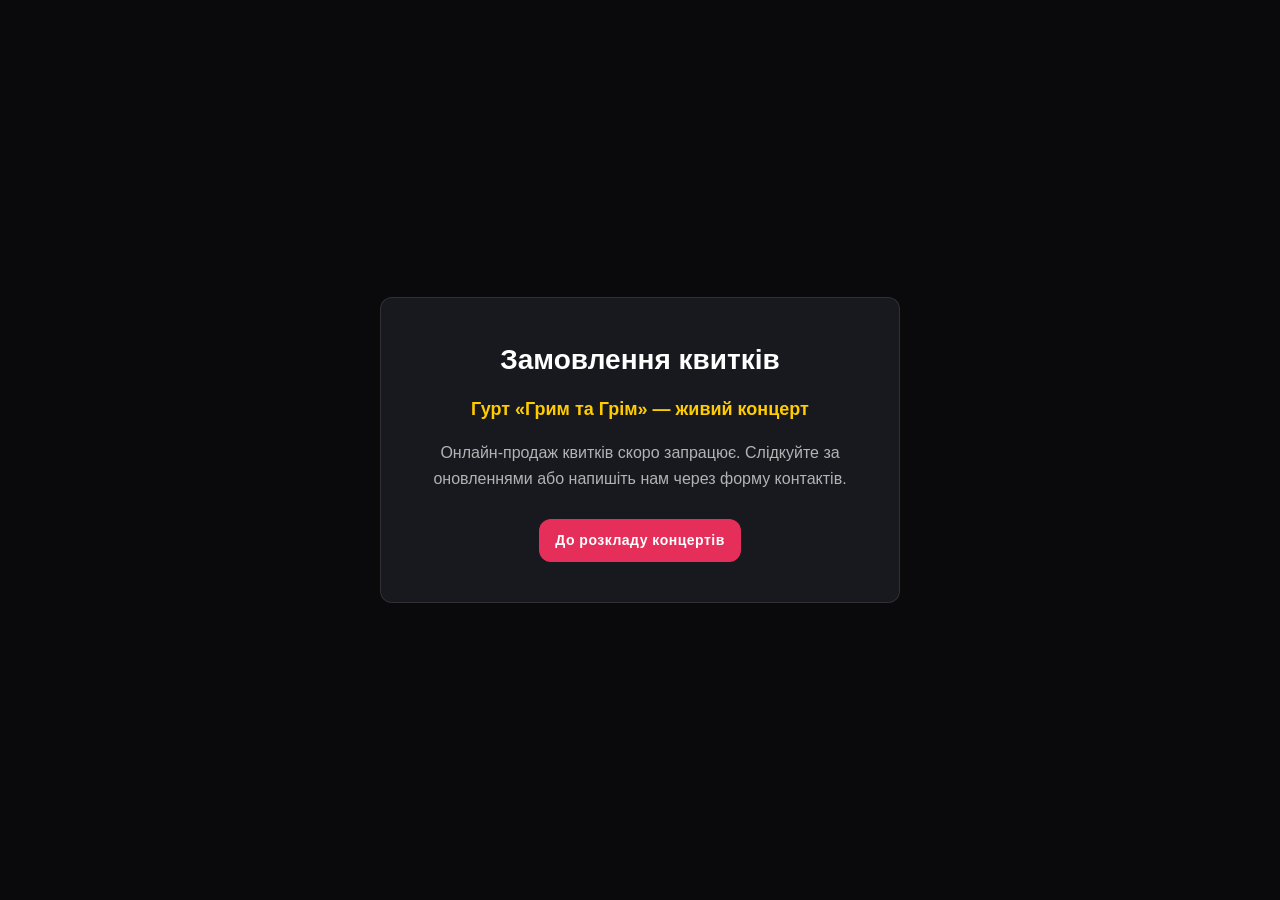
<file: tickets.html>
<!doctype html>
<html lang="uk">
  <head>
    <meta charset="UTF-8" />
    <meta name="viewport" content="width=device-width, initial-scale=1.0" />
    <title>G & G — Квитки</title>
    <link rel="stylesheet" href="css/main.css" />
    <style>
      .tickets-page {
        min-height: 100vh;
        display: flex;
        align-items: center;
        justify-content: center;
        padding: 40px 20px;
      }

      .tickets-card {
        max-width: 520px;
        width: 100%;
        background-color: var(--bg-card);
        border: 1px solid var(--border-subtle);
        border-radius: var(--radius-md);
        padding: var(--space-10) var(--space-8);
        text-align: center;
      }

      .tickets-card h1 {
        font-size: var(--font-size-2xl);
        margin-bottom: var(--space-3);
      }

      .tickets-event {
        color: var(--color-accent);
        font-size: var(--font-size-md);
        font-weight: var(--font-weight-bold);
        margin-bottom: var(--space-4);
      }

      .tickets-note {
        color: var(--text-muted);
        margin-bottom: 28px;
      }

      .tickets-back {
        display: inline-block;
      }
    </style>
  </head>
  <body>
    <main class="tickets-page">
      <div class="tickets-card">
        <h1>Замовлення квитків</h1>
        <p class="tickets-event">Гурт «Грим та Грім» — живий концерт</p>
        <p class="tickets-note">
          Онлайн-продаж квитків скоро запрацює. Слідкуйте за оновленнями або
          напишіть нам через форму контактів.
        </p>
        <a href="index.html#schedule" class="btn-ticket tickets-back"
          >До розкладу концертів</a
        >
      </div>
    </main>

    <script>
      const events = {
        kyiv: "Київ — Docker-G Pub, 25.10.2026, 19:00",
        lviv: "Львів — !FESTrepublic, 01.11.2026, 20:00",
        odesa: "Одеса — Зелений театр, 09.11.2026, 19:30",
        kharkiv: "Харків — ArtZavod, 16.11.2026, 19:00",
      };
      const key = new URLSearchParams(location.search).get("event");
      if (events[key]) {
        document.querySelector(".tickets-event").textContent = events[key];
      }
    </script>
  </body>
</html>
</file>
<file: css/main.css>
@import "variables.css";
@import "header.css";
@import "hero.css";
@import "schedule.css";
@import "members.css";
@import "history.css";
@import "contacts.css";
@import "media.css";

* {
  margin: 0;
  padding: 0;
  box-sizing: border-box;
}

html {
  scroll-behavior: smooth;
}

body {
  background-color: var(--bg-main);
  color: var(--text-main);
  font-family: var(--font-family-base);
  font-size: var(--font-size-base);
  line-height: var(--line-height-base);
}

section {
  padding: var(--section-padding);
}

@media (max-width: 768px) {
  section {
    padding: var(--section-padding-mobile);
  }
}
</file>
<file: css/design-system.css>
/* ==========================================================================
   Style-guide page chrome (design-system.html only).
   Everything here is scoped with a .ds- prefix so it can never leak into
   the site's own components; the demos themselves reuse the real classes
   from the section stylesheets.
   ========================================================================== */

.ds-header {
  padding: var(--space-8) 10% var(--space-6);
  border-bottom: 1px solid var(--border-subtle);
}

.ds-header h1 {
  font-size: var(--font-size-3xl);
  line-height: var(--line-height-tight);
  margin-bottom: var(--space-2);
}

.ds-header p {
  color: var(--text-muted);
  max-width: 720px;
}

.ds-section {
  padding: var(--space-10) 10%;
  border-bottom: 1px solid var(--border-subtle);
}

.ds-section > h2 {
  font-size: var(--font-size-xl);
  margin-bottom: var(--space-2);
}

.ds-section > p {
  color: var(--text-muted);
  max-width: 720px;
  margin-bottom: var(--space-6);
}

.ds-group {
  margin-bottom: var(--space-8);
}

.ds-group:last-child {
  margin-bottom: 0;
}

.ds-group > h3 {
  font-size: var(--font-size-md);
  color: var(--text-secondary);
  margin-bottom: var(--space-4);
}

/* Token name / value chips */
.ds-token {
  font-family: "Courier New", monospace;
  font-size: var(--font-size-sm);
  color: var(--color-accent-blue);
  word-break: break-all;
}

.ds-value {
  font-family: "Courier New", monospace;
  font-size: var(--font-size-sm);
  color: var(--text-muted);
}

/* Color swatches */
.ds-swatch-grid {
  display: grid;
  grid-template-columns: repeat(auto-fill, minmax(200px, 1fr));
  gap: var(--space-4);
}

.ds-swatch {
  border: 1px solid var(--border-subtle);
  border-radius: var(--radius-md);
  overflow: hidden;
  background: var(--bg-card);
}

.ds-swatch-chip {
  height: 72px;
  display: flex;
  align-items: center;
  justify-content: center;
  font-size: var(--font-size-lg);
  font-weight: var(--font-weight-bold);
}

.ds-swatch-meta {
  padding: var(--space-3);
  display: flex;
  flex-direction: column;
  gap: var(--space-1);
  border-top: 1px solid var(--border-subtle);
}

/* Typography specimens */
.ds-type-row {
  display: flex;
  align-items: baseline;
  gap: var(--space-6);
  padding: var(--space-3) 0;
  border-bottom: 1px solid var(--border-subtle);
}

.ds-type-row:last-child {
  border-bottom: none;
}

.ds-type-meta {
  flex: 0 0 220px;
  display: flex;
  flex-direction: column;
  gap: var(--space-1);
}

.ds-type-sample {
  overflow: hidden;
  text-overflow: ellipsis;
  white-space: nowrap;
}

/* Spacing scale */
.ds-space-row {
  display: flex;
  align-items: center;
  gap: var(--space-6);
  padding: var(--space-2) 0;
}

.ds-space-row .ds-token {
  flex: 0 0 140px;
}

.ds-space-row .ds-value {
  flex: 0 0 60px;
}

.ds-space-bar {
  height: var(--space-4);
  background: var(--color-accent);
  border-radius: 2px;
}

/* Radius / elevation tiles */
.ds-tile-grid {
  display: flex;
  flex-wrap: wrap;
  gap: var(--space-6);
}

.ds-tile {
  display: flex;
  flex-direction: column;
  align-items: center;
  gap: var(--space-3);
}

.ds-radius-box {
  width: 96px;
  height: 96px;
  background: var(--bg-card);
  border: 1px solid var(--border-subtle);
}

.ds-shadow-box {
  width: 160px;
  height: 96px;
  background: var(--bg-card);
  border: 1px solid var(--border-subtle);
  border-radius: var(--radius-md);
}

.ds-gradient-box {
  height: 96px;
  border-radius: var(--radius-md);
  border: 1px solid var(--border-subtle);
}

/* Motion demo */
.ds-motion-chip {
  display: inline-block;
  padding: var(--space-3) var(--space-6);
  background: var(--bg-card);
  border: 1px solid var(--border-subtle);
  border-radius: var(--radius-md);
  transition:
    background-color var(--transition-speed) var(--transition-func),
    transform var(--transition-speed) var(--transition-func);
}

.ds-motion-chip:hover {
  background: var(--color-accent);
  color: var(--text-inverse);
  transform: translateY(-4px);
}

/* Component demo canvas */
.ds-demo {
  background: var(--bg-section-alt);
  border: 1px solid var(--border-subtle);
  border-radius: var(--radius-md);
  padding: var(--space-6);
  display: flex;
  flex-wrap: wrap;
  align-items: center;
  gap: var(--space-5);
}

.ds-demo--block {
  display: block;
}

.ds-note {
  color: var(--text-muted);
  font-size: var(--font-size-sm);
  margin-top: var(--space-3);
  max-width: 720px;
}

.ds-footer {
  padding: var(--space-6) 10%;
  color: var(--text-muted);
  font-size: var(--font-size-sm);
}

.ds-footer a {
  color: var(--color-accent-blue);
}

@media (max-width: 768px) {
  .ds-header,
  .ds-section,
  .ds-footer {
    padding-left: var(--space-5);
    padding-right: var(--space-5);
  }

  .ds-type-row {
    flex-direction: column;
    align-items: flex-start;
    gap: var(--space-2);
  }

  .ds-type-sample {
    white-space: normal;
  }
}
</file>
